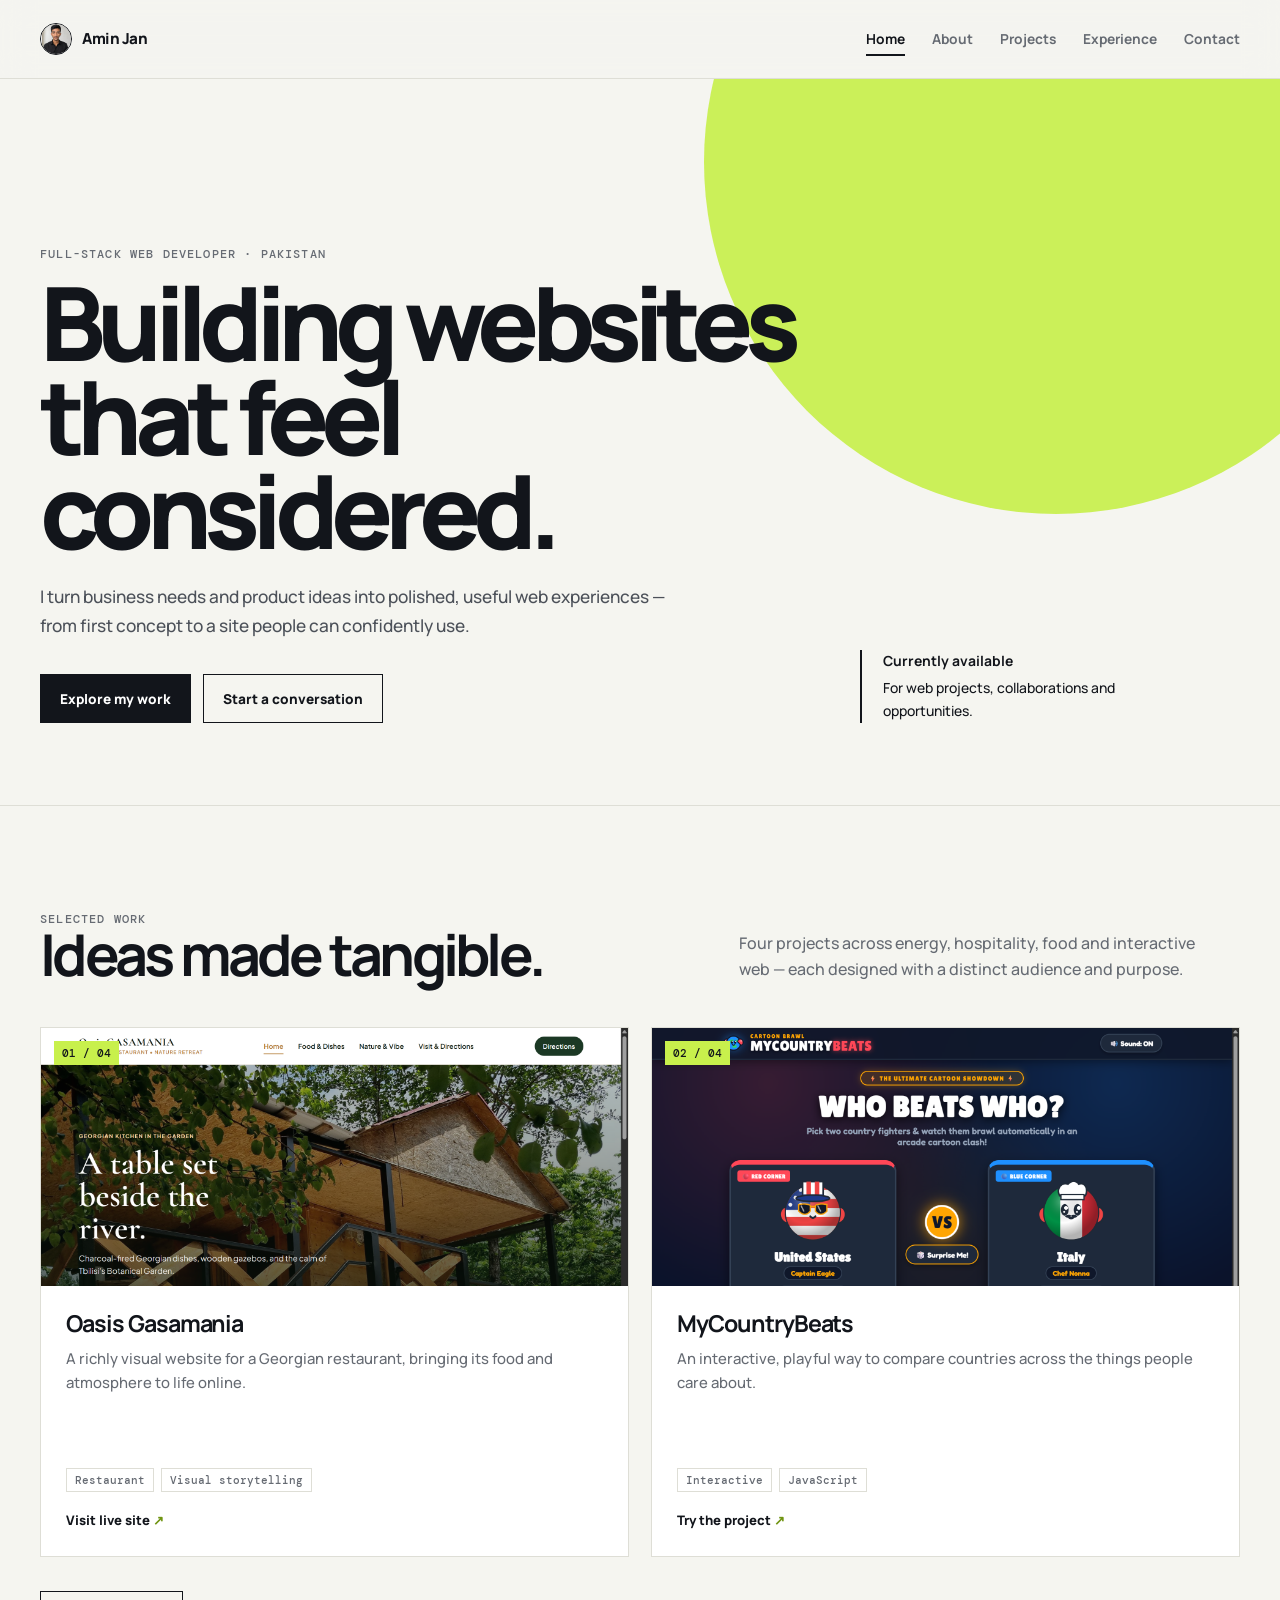
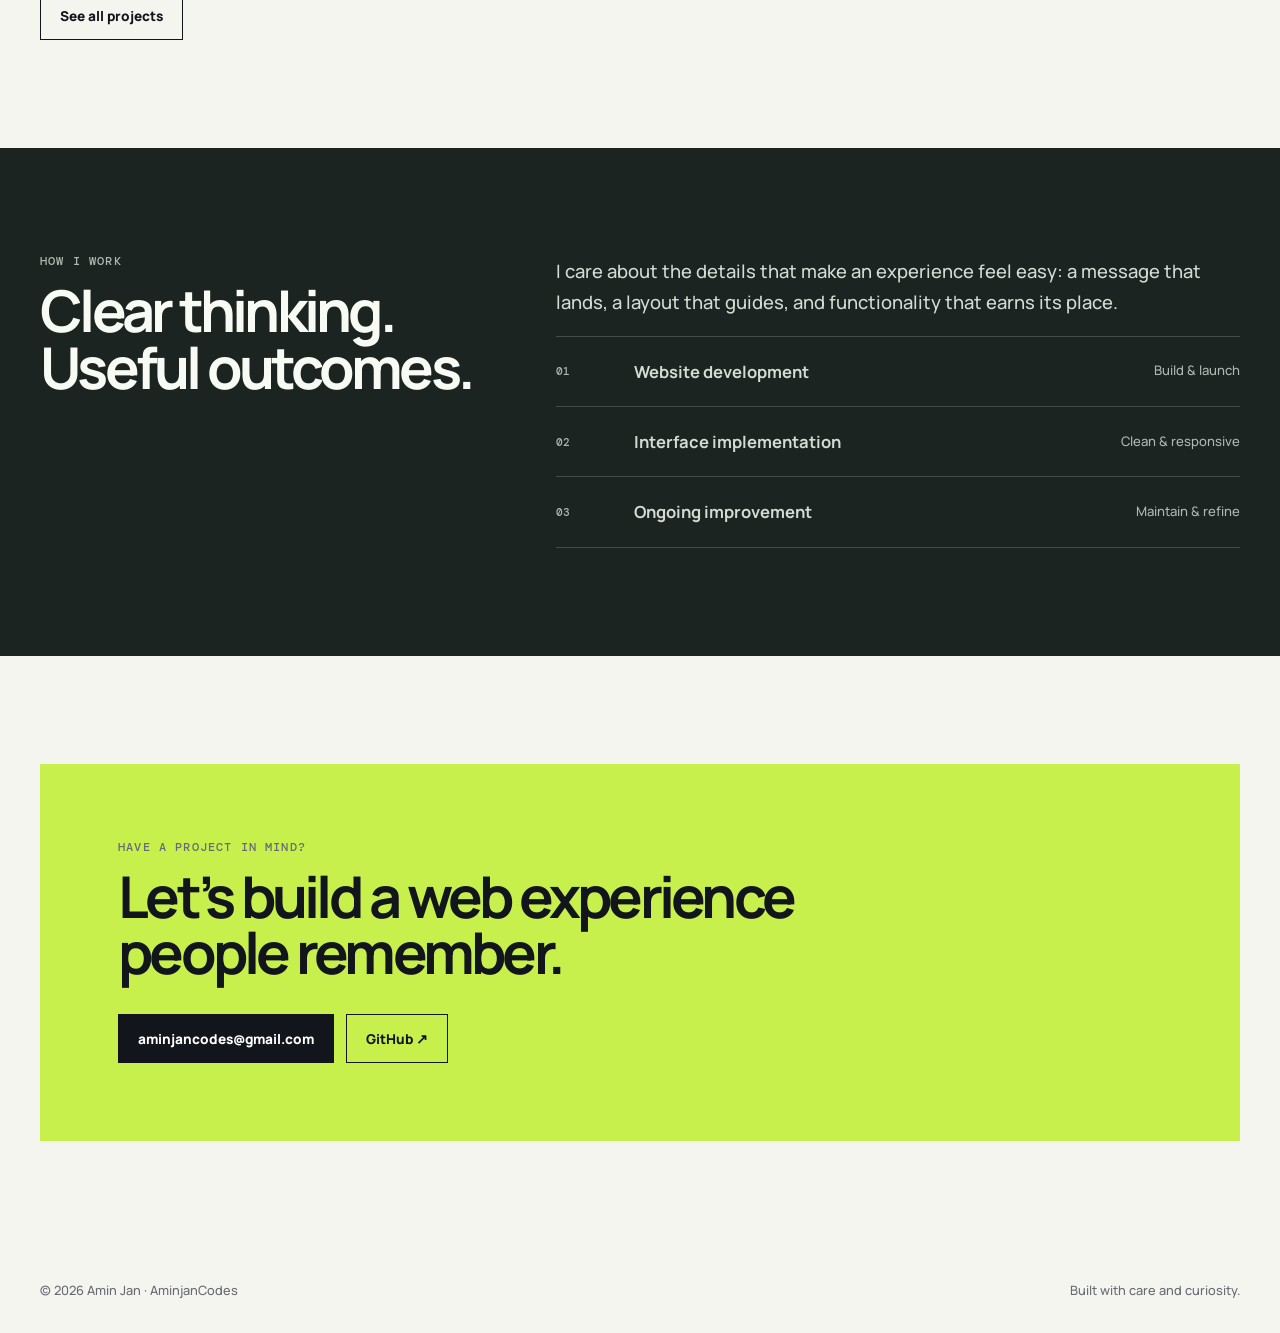
<file: index.html>
<!doctype html>
<html lang="en">
<head>
  <!-- Basic document metadata -->
  <meta charset="utf-8">
  <meta name="viewport" content="width=device-width, initial-scale=1">
  <meta name="description" content="Amin Jan, also known as Aminjan and AminjanCodes — a full-stack web developer building useful digital experiences.">
  <meta name="author" content="Amin Jan">
  <meta name="robots" content="index, follow">
  <meta name="google-site-verification" content="qKLp-RJf7JVFJ_vKaTylbh30b7maoFsvEFtW_iG4eAs">
  <meta name="theme-color" content="#f5f5f0">

  <title>Amin Jan | AminjanCodes — Full-Stack Web Developer</title>

  <!-- Favicon and manifest -->
  <link rel="icon" href="assets/favicon_io/favicon.ico" sizes="any">
  <link rel="icon" type="image/png" sizes="32x32" href="assets/favicon_io/favicon-32x32.png">
  <link rel="icon" type="image/png" sizes="16x16" href="assets/favicon_io/favicon-16x16.png">
  <link rel="apple-touch-icon" sizes="180x180" href="assets/favicon_io/apple-touch-icon.png">
  <link rel="manifest" href="assets/favicon_io/site.webmanifest">

  <!-- Styles and scripts -->
  <link rel="stylesheet" href="css/style.css">
  <script src="js/main.js" defer></script>

  <!-- Structured data for SEO -->
  <script type="application/ld+json">
    {
      "@context": "https://schema.org",
      "@type": "Person",
      "name": "Amin Jan",
      "alternateName": ["Aminjan", "AminjanCodes"],
      "jobTitle": "Full-Stack Web Developer",
      "description": "Amin Jan, also known as Aminjan and AminjanCodes, is a full-stack web developer building useful digital experiences.",
      "email": "mailto:aminjancodes@gmail.com",
      "url": "https://aminjancodes.vercel.app/",
      "sameAs": ["https://github.com/aminjancodes-lgtm"]
    }
  </script>

  <link rel="canonical" href="https://aminjancodes.vercel.app/">
</head>

<body data-page="home">
  <!-- Header / navigation -->
  <header class="site-header">
    <div class="container nav">
      <a class="brand" href="index.html" aria-label="Amin Jan home">
        <img class="profile-photo" src="assets/logo.jpg" alt="Amin Jan">
        <span>Amin Jan</span>
      </a>

      <nav class="nav-links" aria-label="Primary navigation">
        <a data-nav="home" href="index.html">Home</a>
        <a data-nav="about" href="about.html">About</a>
        <a data-nav="projects" href="projects.html">Projects</a>
        <a data-nav="experience" href="experience.html">Experience</a>
        <a data-nav="contact" href="contact.html">Contact</a>
      </nav>
    </div>
  </header>

  <main id="main-content">
    <!-- Hero section -->
    <section class="hero" aria-labelledby="home-title">
      <div class="container hero-grid">
        <div class="reveal">
          <p class="eyebrow">Full-stack web developer · Pakistan</p>
          <h1 id="home-title">Building websites that feel considered.</h1>
          <p class="lead">
            I turn business needs and product ideas into polished, useful web experiences —
            from first concept to a site people can confidently use.
          </p>

          <div class="actions">
            <a class="button primary" href="projects.html">Explore my work</a>
            <a class="button secondary" href="mailto:aminjancodes@gmail.com">Start a conversation</a>
          </div>
        </div>

        <aside class="hero-note reveal">
          <strong>Currently available</strong>
          For web projects, collaborations and opportunities.
        </aside>
      </div>
    </section>

    <!-- Featured projects -->
    <section class="section" aria-labelledby="featured-work-title">
      <div class="container">
        <div class="section-head reveal">
          <div>
            <p class="eyebrow">Selected work</p>
            <h2 id="featured-work-title">Ideas made tangible.</h2>
          </div>

          <p>
            Four projects across energy, hospitality, food and interactive web — each designed
            with a distinct audience and purpose.
          </p>
        </div>

        <div class="project-grid">
          <a class="project-card reveal" href="https://oasis-gasamania.vercel.app/" target="_blank" rel="noopener">
            <div class="project-image"><img src="projects/Oasis-Gasamania/website-screenshots/website-home.png" alt="Oasis Gasamania restaurant website"><span class="project-index">01 / 04</span></div>
            <div class="project-body"><h3>Oasis Gasamania</h3><p>A richly visual website for a Georgian restaurant, bringing its food and atmosphere to life online.</p><div class="tags"><span class="tag">Restaurant</span><span class="tag">Visual storytelling</span></div><span class="project-link">Visit live site</span></div>
          </a>
          <a class="project-card reveal" href="https://aminjancodes-lgtm.github.io/MyCountryBeats/" target="_blank" rel="noopener">
            <div class="project-image"><img src="projects/MyCountryBeats/website-screenshots/home-page.png" alt="MyCountryBeats website homepage"><span class="project-index">02 / 04</span></div>
            <div class="project-body"><h3>MyCountryBeats</h3><p>An interactive, playful way to compare countries across the things people care about.</p><div class="tags"><span class="tag">Interactive</span><span class="tag">JavaScript</span></div><span class="project-link">Try the project</span></div>
          </a>
        </div>

        <div class="actions">
          <a class="button secondary" href="projects.html">See all projects</a>
        </div>
      </div>
    </section>

    <!-- Working philosophy -->
    <section class="section section--dark" aria-labelledby="working-approach-title">
      <div class="container manifesto">
        <div class="reveal">
          <p class="eyebrow">How I work</p>
          <h2 id="working-approach-title">Clear thinking. Useful outcomes.</h2>
        </div>

        <div class="manifesto-copy reveal">
          <p>
            I care about the details that make an experience feel easy: a message that lands,
            a layout that guides, and functionality that earns its place.
          </p>

          <div class="capabilities">
            <div class="capability">
              <span>01</span>
              <strong>Website development</strong>
              <em>Build &amp; launch</em>
            </div>

            <div class="capability">
              <span>02</span>
              <strong>Interface implementation</strong>
              <em>Clean &amp; responsive</em>
            </div>

            <div class="capability">
              <span>03</span>
              <strong>Ongoing improvement</strong>
              <em>Maintain &amp; refine</em>
            </div>
          </div>
        </div>
      </div>
    </section>

    <!-- Contact CTA -->
    <section class="section" aria-labelledby="contact-title">
      <div class="container contact-box reveal">
        <p class="eyebrow">Have a project in mind?</p>
        <h2 id="contact-title">Let’s build a web experience people remember.</h2>

        <div class="contact-links">
          <a class="button primary" href="mailto:aminjancodes@gmail.com">aminjancodes@gmail.com</a>
          <a class="button secondary" href="https://github.com/aminjancodes-lgtm" target="_blank" rel="noopener">GitHub ↗</a>
        </div>
      </div>
    </section>
  </main>

  <!-- Footer -->
  <footer class="site-footer">
    <div class="container footer-row">
      <span>© 2026 Amin Jan · AminjanCodes</span>
      <span>Built with care and curiosity.</span>
    </div>
  </footer>
</body>
</html>
</file>
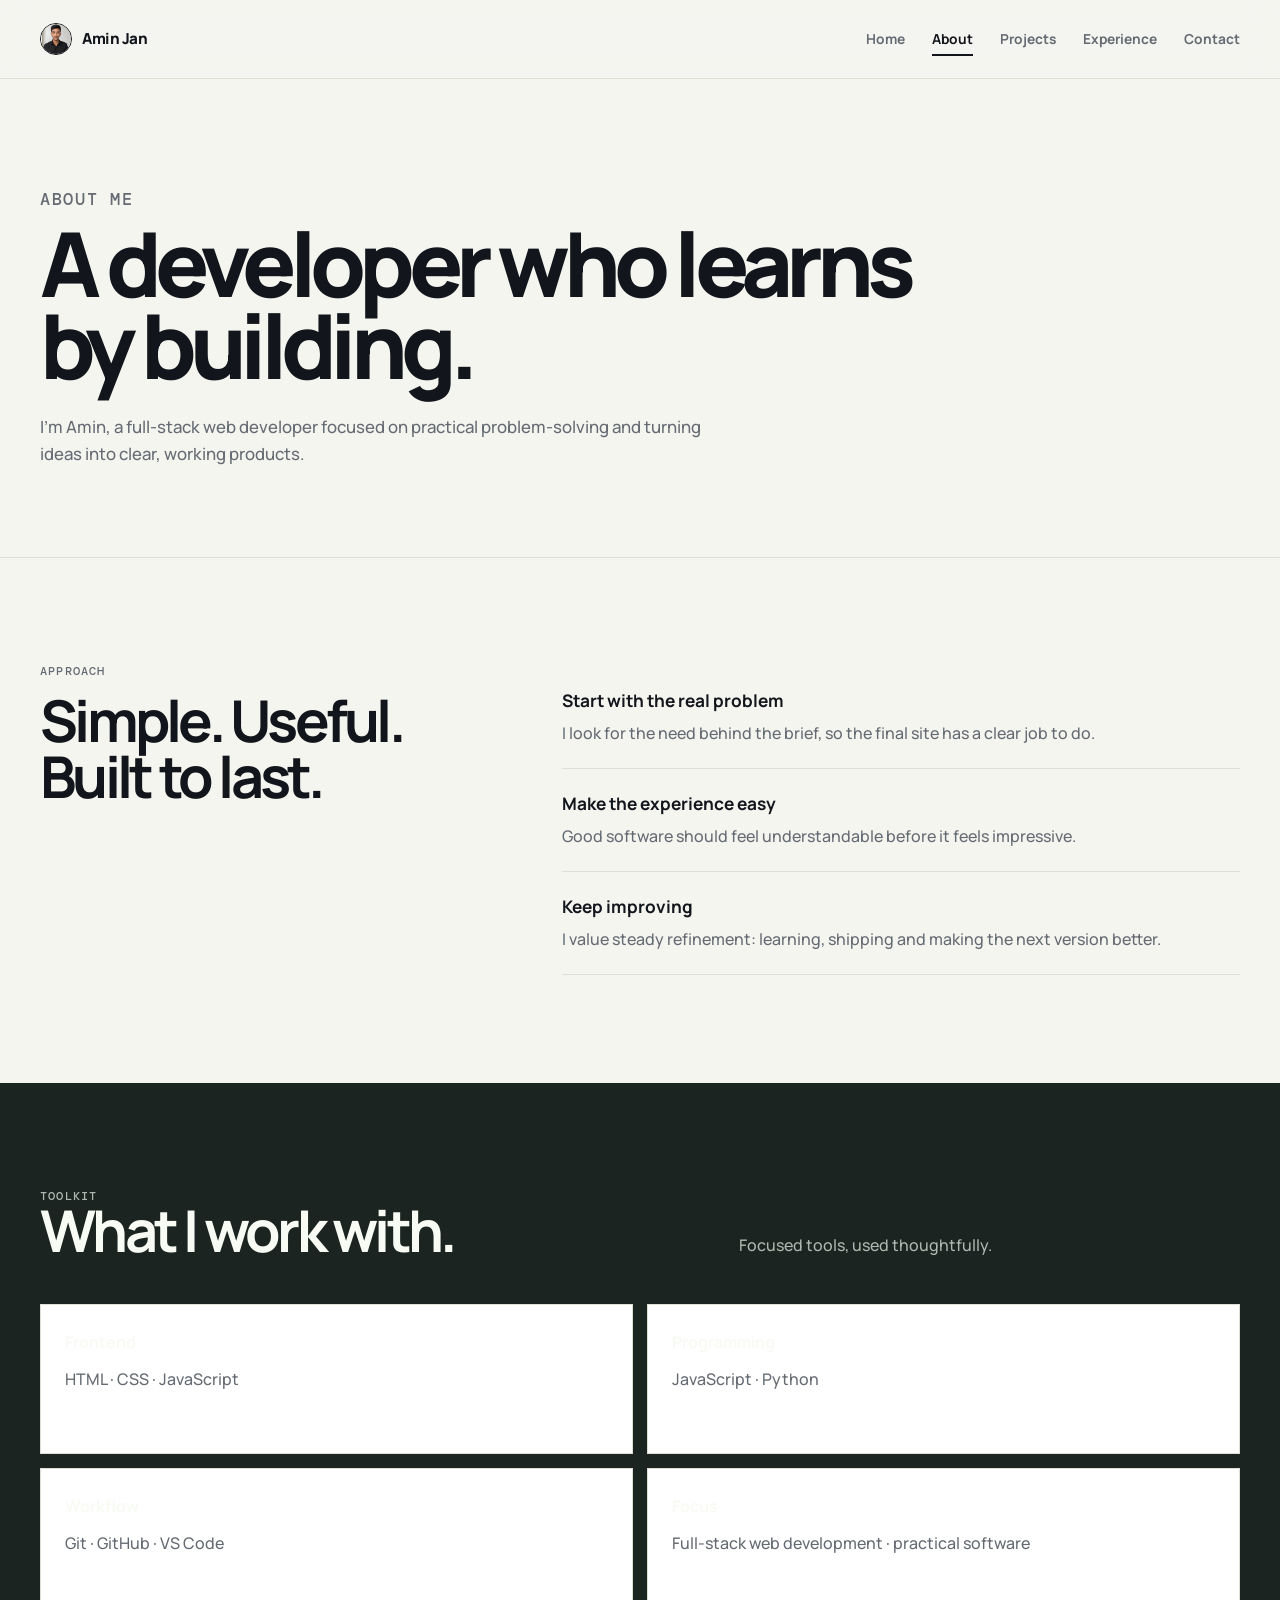
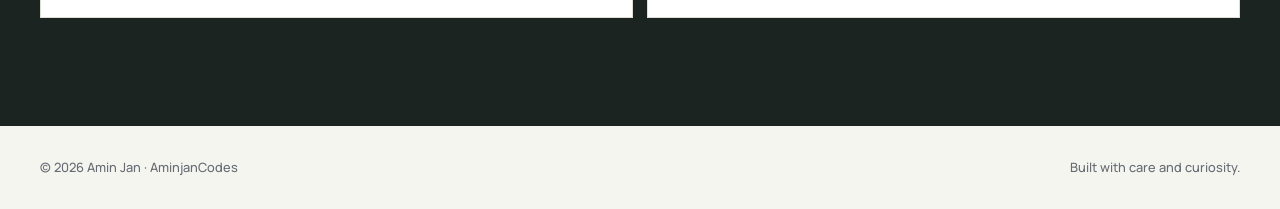
<file: about.html>
<!doctype html><html lang="en"><head><meta charset="utf-8"><meta name="viewport" content="width=device-width, initial-scale=1"><meta name="description" content="About Amin Jan, full-stack web developer."><title>About — Amin Jan</title><link rel="stylesheet" href="css/style.css"><script src="js/main.js" defer></script><meta name="author" content="Amin Jan"><meta name="robots" content="index, follow"><link rel="icon" href="assets/favicon_io/favicon.ico" sizes="any"><link rel="icon" type="image/png" sizes="32x32" href="assets/favicon_io/favicon-32x32.png"><link rel="icon" type="image/png" sizes="16x16" href="assets/favicon_io/favicon-16x16.png"><link rel="apple-touch-icon" sizes="180x180" href="assets/favicon_io/apple-touch-icon.png"><link rel="manifest" href="assets/favicon_io/site.webmanifest"><link rel="canonical" href="https://aminjancodes.vercel.app/about.html"></head><body data-page="about"><header class="site-header"><div class="container nav"><a class="brand" href="index.html"><img class="profile-photo" src="assets/logo.jpg" alt="Amin Jan"> Amin Jan</a><nav class="nav-links" aria-label="Primary navigation"><a data-nav="home" href="index.html">Home</a><a data-nav="about" href="about.html">About</a><a data-nav="projects" href="projects.html">Projects</a><a data-nav="experience" href="experience.html">Experience</a><a data-nav="contact" href="contact.html">Contact</a></nav></div></header><main><section class="page-hero"><div class="container reveal"><p class="eyebrow">About me</p><h1>A developer who learns by building.</h1><p>I’m Amin, a full-stack web developer focused on practical problem-solving and turning ideas into clear, working products.</p></div></section><section class="section"><div class="container split"><div class="reveal"><p class="eyebrow">Approach</p><h2>Simple. Useful. Built to last.</h2></div><div class="reveal"><div class="list-item"><strong>Start with the real problem</strong><span class="muted">I look for the need behind the brief, so the final site has a clear job to do.</span></div><div class="list-item"><strong>Make the experience easy</strong><span class="muted">Good software should feel understandable before it feels impressive.</span></div><div class="list-item"><strong>Keep improving</strong><span class="muted">I value steady refinement: learning, shipping and making the next version better.</span></div></div></div></section><section class="section section--dark"><div class="container"><div class="section-head"><div><p class="eyebrow">Toolkit</p><h2>What I work with.</h2></div><p>Focused tools, used thoughtfully.</p></div><div class="info-grid"><div class="info-card"><strong>Frontend</strong><span class="muted">HTML · CSS · JavaScript</span></div><div class="info-card"><strong>Programming</strong><span class="muted">JavaScript · Python</span></div><div class="info-card"><strong>Workflow</strong><span class="muted">Git · GitHub · VS Code</span></div><div class="info-card"><strong>Focus</strong><span class="muted">Full-stack web development · practical software</span></div></div></div></section></main><footer class="site-footer"><div class="container footer-row"><span>© 2026 Amin Jan · AminjanCodes</span><span>Built with care and curiosity.</span></div></footer></body></html>
</file>
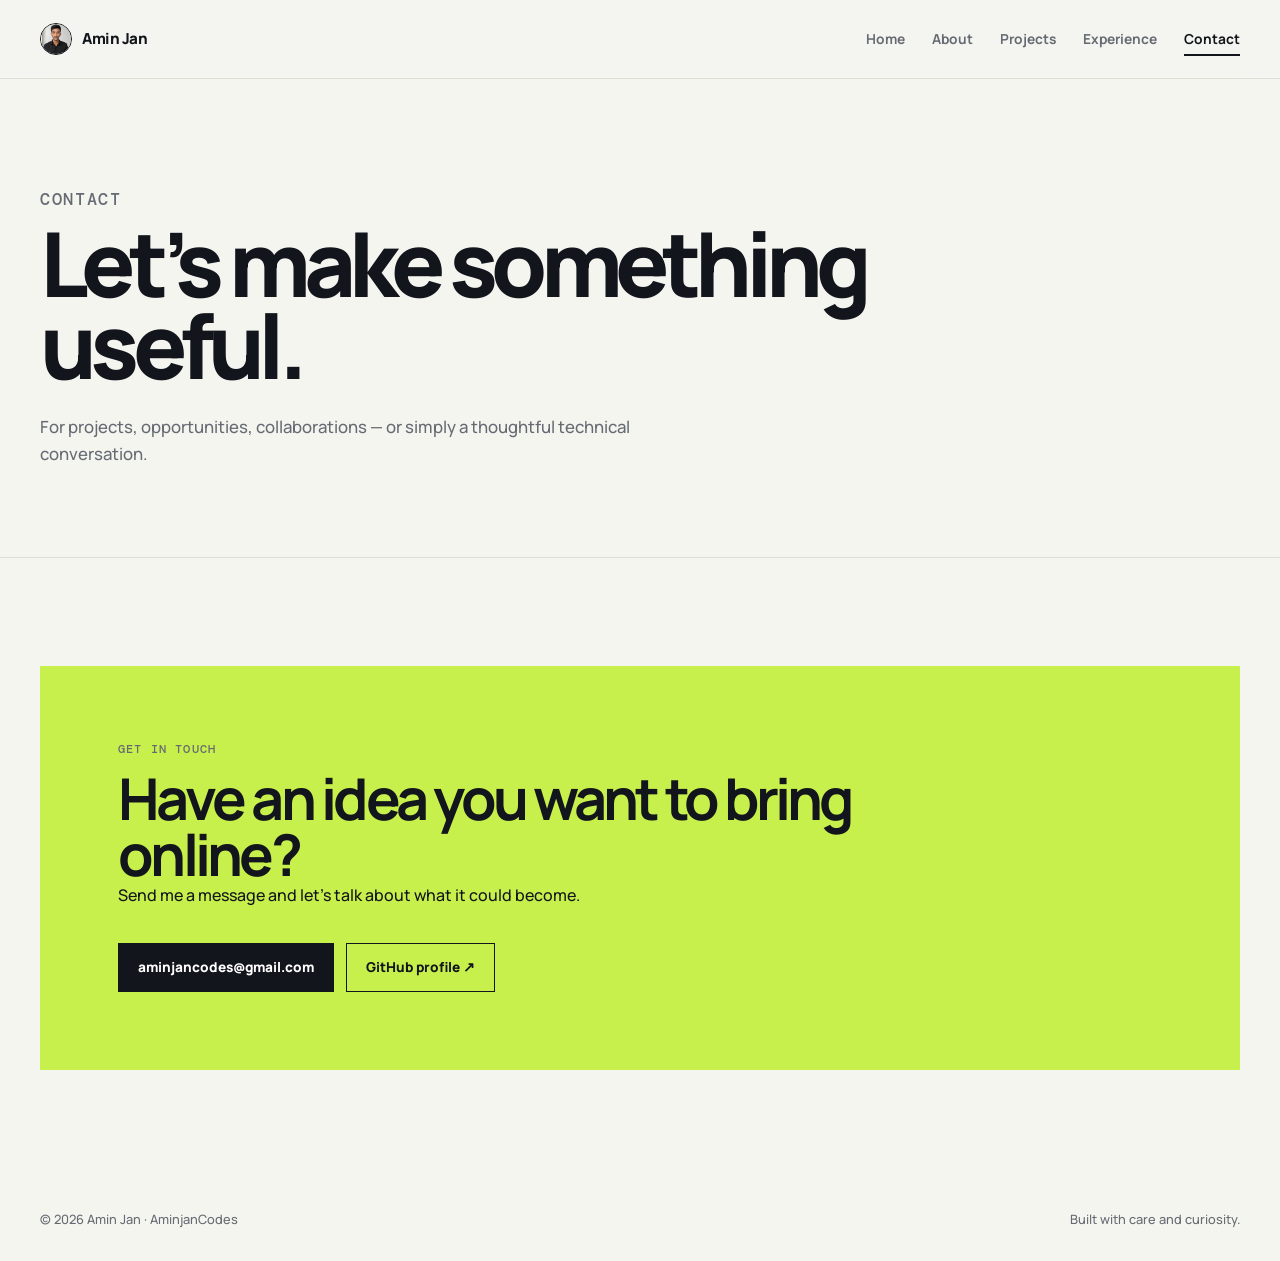
<file: contact.html>
<!doctype html><html lang="en"><head><meta charset="utf-8"><meta name="viewport" content="width=device-width, initial-scale=1"><meta name="description" content="Contact Amin Jan for web development work."><title>Contact — Amin Jan</title><link rel="stylesheet" href="css/style.css"><script src="js/main.js" defer></script><meta name="author" content="Amin Jan"><meta name="robots" content="index, follow"><link rel="icon" href="assets/favicon_io/favicon.ico" sizes="any"><link rel="icon" type="image/png" sizes="32x32" href="assets/favicon_io/favicon-32x32.png"><link rel="icon" type="image/png" sizes="16x16" href="assets/favicon_io/favicon-16x16.png"><link rel="apple-touch-icon" sizes="180x180" href="assets/favicon_io/apple-touch-icon.png"><link rel="manifest" href="assets/favicon_io/site.webmanifest"><link rel="canonical" href="https://aminjancodes.vercel.app/contact.html"></head><body data-page="contact"><header class="site-header"><div class="container nav"><a class="brand" href="index.html"><img class="profile-photo" src="assets/logo.jpg" alt="Amin Jan"> Amin Jan</a><nav class="nav-links" aria-label="Primary navigation"><a data-nav="home" href="index.html">Home</a><a data-nav="about" href="about.html">About</a><a data-nav="projects" href="projects.html">Projects</a><a data-nav="experience" href="experience.html">Experience</a><a data-nav="contact" href="contact.html">Contact</a></nav></div></header><main><section class="page-hero"><div class="container reveal"><p class="eyebrow">Contact</p><h1>Let’s make something useful.</h1><p>For projects, opportunities, collaborations — or simply a thoughtful technical conversation.</p></div></section><section class="section"><div class="container contact-box reveal"><p class="eyebrow">Get in touch</p><h2>Have an idea you want to bring online?</h2><p>Send me a message and let’s talk about what it could become.</p><div class="contact-links"><a class="button primary" href="mailto:aminjancodes@gmail.com">aminjancodes@gmail.com</a><a class="button secondary" href="https://github.com/aminjancodes-lgtm" target="_blank" rel="noopener">GitHub profile ↗</a></div></div></section></main><footer class="site-footer"><div class="container footer-row"><span>© 2026 Amin Jan · AminjanCodes</span><span>Built with care and curiosity.</span></div></footer></body></html>
</file>
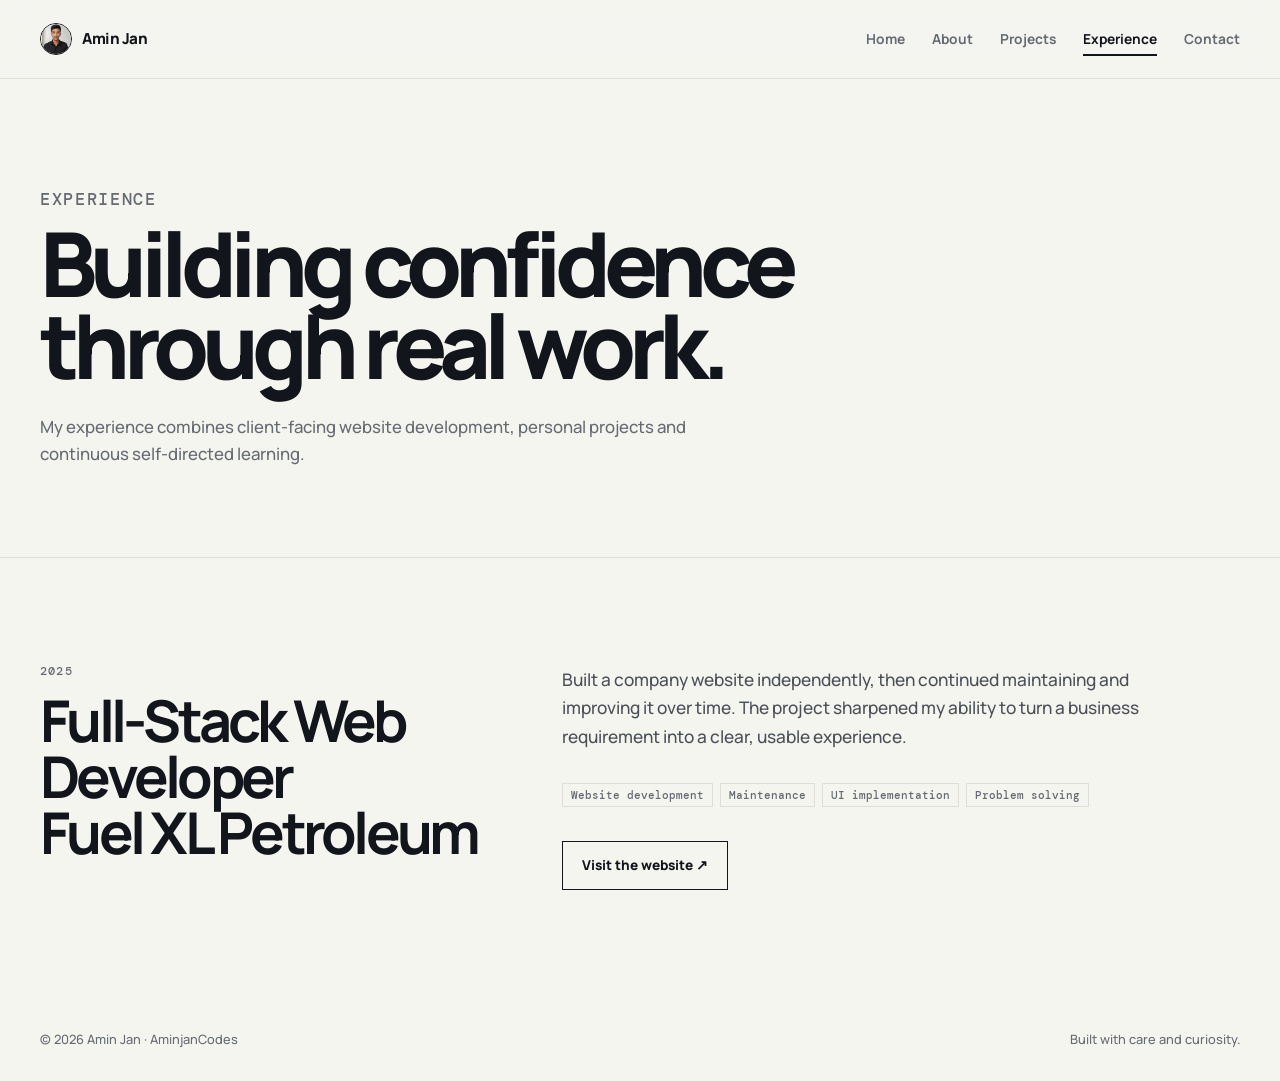
<file: experience.html>
<!doctype html><html lang="en"><head><meta charset="utf-8"><meta name="viewport" content="width=device-width, initial-scale=1"><meta name="description" content="Experience of Amin Jan, full-stack web developer."><title>Experience — Amin Jan</title><link rel="stylesheet" href="css/style.css"><script src="js/main.js" defer></script><meta name="author" content="Amin Jan"><meta name="robots" content="index, follow"><link rel="icon" href="assets/favicon_io/favicon.ico" sizes="any"><link rel="icon" type="image/png" sizes="32x32" href="assets/favicon_io/favicon-32x32.png"><link rel="icon" type="image/png" sizes="16x16" href="assets/favicon_io/favicon-16x16.png"><link rel="apple-touch-icon" sizes="180x180" href="assets/favicon_io/apple-touch-icon.png"><link rel="manifest" href="assets/favicon_io/site.webmanifest"><link rel="canonical" href="https://aminjancodes.vercel.app/experience.html"></head><body data-page="experience"><header class="site-header"><div class="container nav"><a class="brand" href="index.html"><img class="profile-photo" src="assets/logo.jpg" alt="Amin Jan"> Amin Jan</a><nav class="nav-links" aria-label="Primary navigation"><a data-nav="home" href="index.html">Home</a><a data-nav="about" href="about.html">About</a><a data-nav="projects" href="projects.html">Projects</a><a data-nav="experience" href="experience.html">Experience</a><a data-nav="contact" href="contact.html">Contact</a></nav></div></header><main><section class="page-hero"><div class="container reveal"><p class="eyebrow">Experience</p><h1>Building confidence through real work.</h1><p>My experience combines client-facing website development, personal projects and continuous self-directed learning.</p></div></section><section class="section"><div class="container split"><div class="reveal"><p class="eyebrow">2025</p><h2>Full-Stack Web Developer<br>Fuel XL Petroleum</h2></div><div class="reveal"><p class="lead">Built a company website independently, then continued maintaining and improving it over time. The project sharpened my ability to turn a business requirement into a clear, usable experience.</p><div class="tags"><span class="tag">Website development</span><span class="tag">Maintenance</span><span class="tag">UI implementation</span><span class="tag">Problem solving</span></div><div class="actions"><a class="button secondary" href="https://fuelxlpetroleum.com/" target="_blank" rel="noopener">Visit the website ↗</a></div></div></div></section></main><footer class="site-footer"><div class="container footer-row"><span>© 2026 Amin Jan · AminjanCodes</span><span>Built with care and curiosity.</span></div></footer></body></html>
</file>
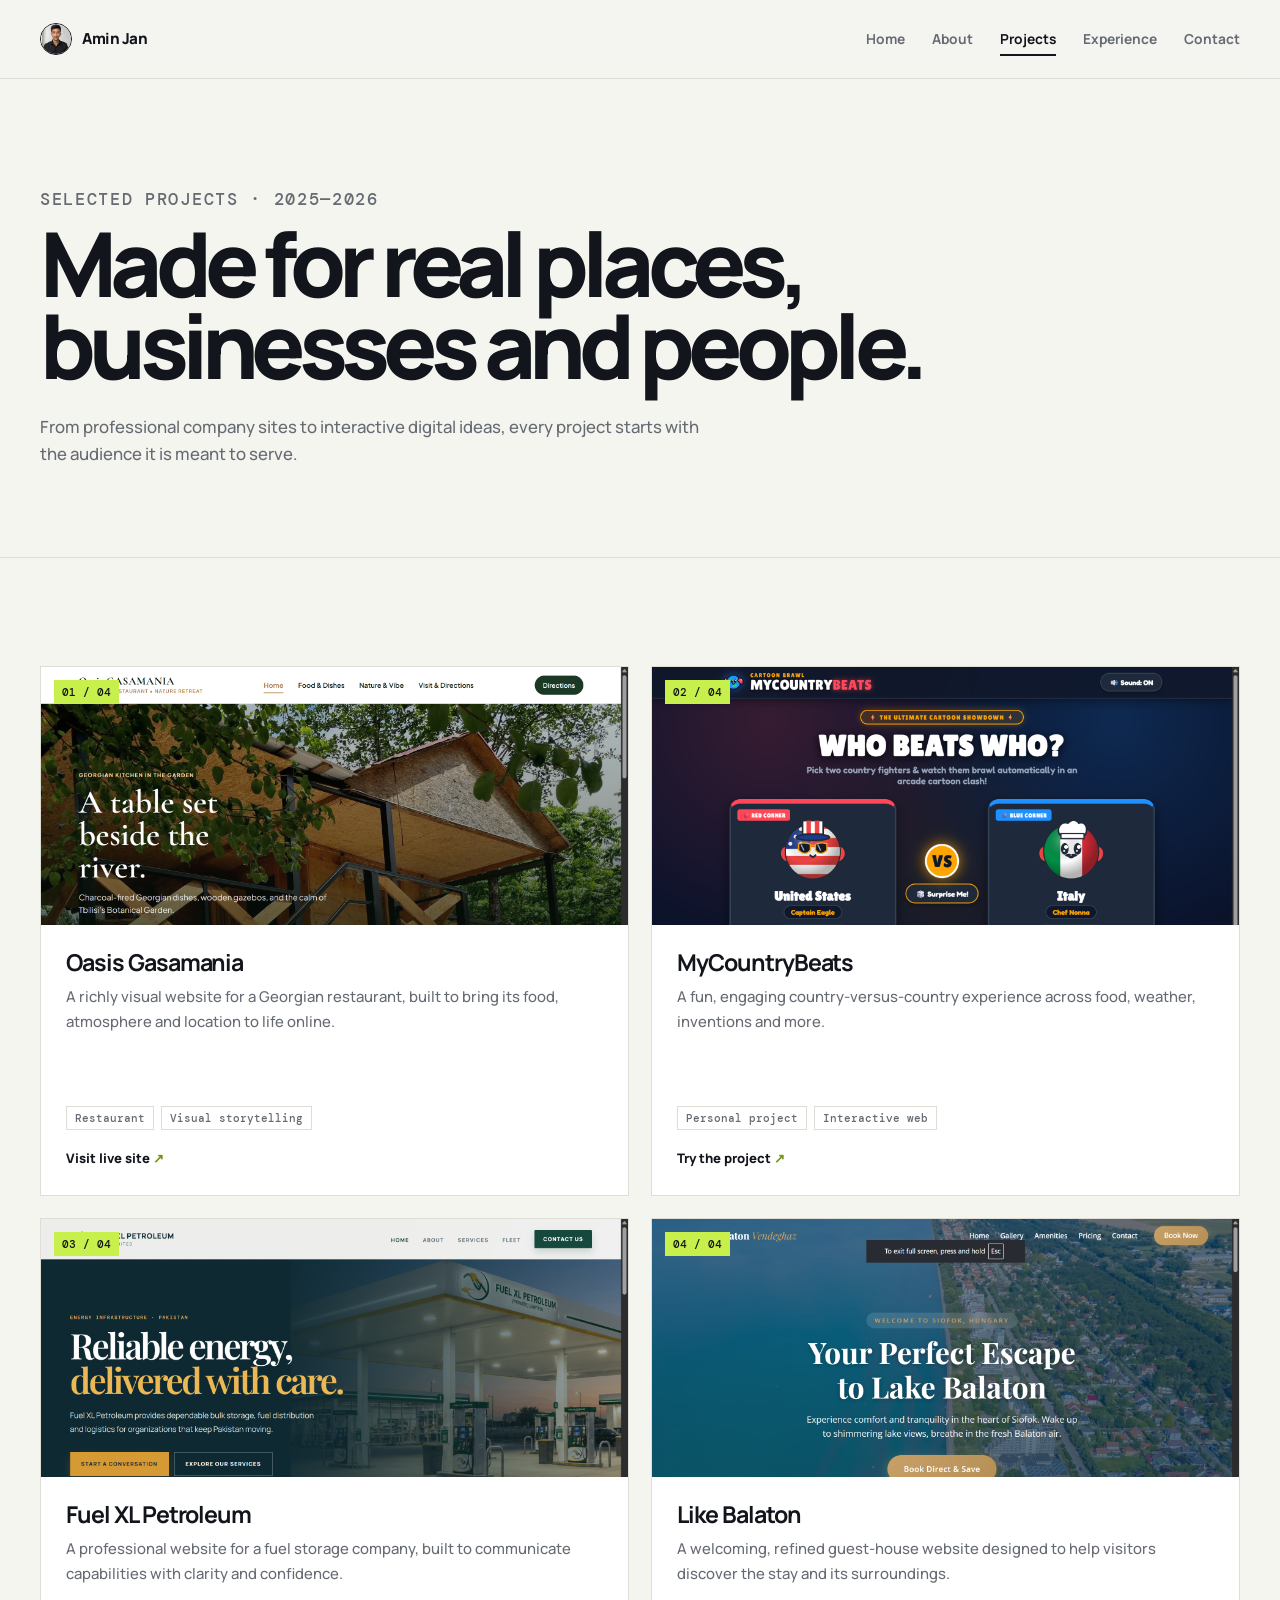
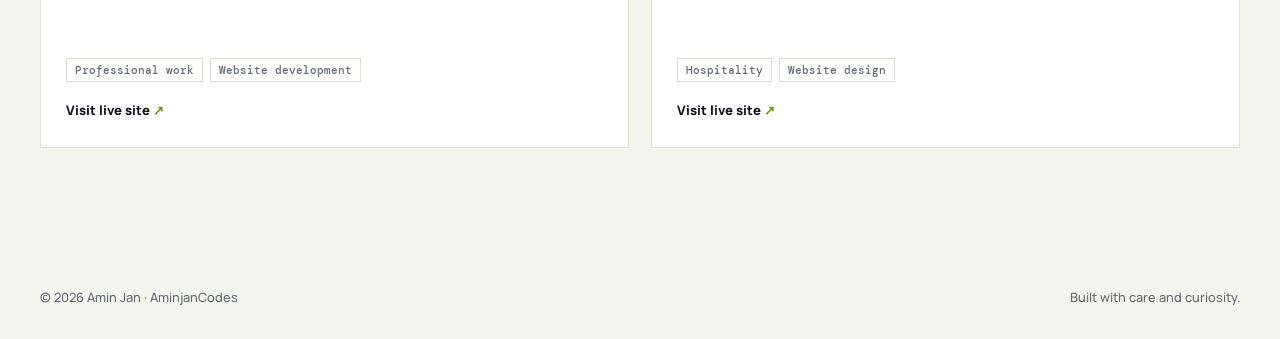
<file: projects.html>
<!doctype html><html lang="en"><head><meta charset="utf-8"><meta name="viewport" content="width=device-width, initial-scale=1"><meta name="description" content="Selected website projects by Amin Jan."><title>Projects — Amin Jan</title><link rel="stylesheet" href="css/style.css"><script src="js/main.js" defer></script><meta name="author" content="Amin Jan"><meta name="robots" content="index, follow"><link rel="icon" href="assets/favicon_io/favicon.ico" sizes="any"><link rel="icon" type="image/png" sizes="32x32" href="assets/favicon_io/favicon-32x32.png"><link rel="icon" type="image/png" sizes="16x16" href="assets/favicon_io/favicon-16x16.png"><link rel="apple-touch-icon" sizes="180x180" href="assets/favicon_io/apple-touch-icon.png"><link rel="manifest" href="assets/favicon_io/site.webmanifest"><link rel="canonical" href="https://aminjancodes.vercel.app/projects.html"></head><body data-page="projects"><header class="site-header"><div class="container nav"><a class="brand" href="index.html"><img class="profile-photo" src="assets/logo.jpg" alt="Amin Jan"> Amin Jan</a><nav class="nav-links" aria-label="Primary navigation"><a data-nav="home" href="index.html">Home</a><a data-nav="about" href="about.html">About</a><a data-nav="projects" href="projects.html">Projects</a><a data-nav="experience" href="experience.html">Experience</a><a data-nav="contact" href="contact.html">Contact</a></nav></div></header><main><section class="page-hero"><div class="container reveal"><p class="eyebrow">Selected projects · 2025—2026</p><h1>Made for real places, businesses and people.</h1><p>From professional company sites to interactive digital ideas, every project starts with the audience it is meant to serve.</p></div></section><section class="section"><div class="container"><div class="project-grid"><a class="project-card reveal" href="https://oasis-gasamania.vercel.app/" target="_blank" rel="noopener"><div class="project-image"><img src="projects/Oasis-Gasamania/website-screenshots/website-home.png" alt="Oasis Gasamania restaurant website"><span class="project-index">01 / 04</span></div><div class="project-body"><h3>Oasis Gasamania</h3><p>A richly visual website for a Georgian restaurant, built to bring its food, atmosphere and location to life online.</p><div class="tags"><span class="tag">Restaurant</span><span class="tag">Visual storytelling</span></div><span class="project-link">Visit live site</span></div></a><a class="project-card reveal" href="https://aminjancodes-lgtm.github.io/MyCountryBeats/" target="_blank" rel="noopener"><div class="project-image"><img src="projects/MyCountryBeats/website-screenshots/home-page.png" alt="MyCountryBeats homepage"><span class="project-index">02 / 04</span></div><div class="project-body"><h3>MyCountryBeats</h3><p>A fun, engaging country-versus-country experience across food, weather, inventions and more.</p><div class="tags"><span class="tag">Personal project</span><span class="tag">Interactive web</span></div><span class="project-link">Try the project</span></div></a><a class="project-card reveal" href="https://fuelxlpetroleum.com/" target="_blank" rel="noopener"><div class="project-image"><img src="projects/FuelxlPetroleum/website-screenshots/home-page.png" alt="Fuel XL Petroleum homepage"><span class="project-index">03 / 04</span></div><div class="project-body"><h3>Fuel XL Petroleum</h3><p>A professional website for a fuel storage company, built to communicate capabilities with clarity and confidence.</p><div class="tags"><span class="tag">Professional work</span><span class="tag">Website development</span></div><span class="project-link">Visit live site</span></div></a><a class="project-card reveal" href="https://likebalaton.vercel.app/" target="_blank" rel="noopener"><div class="project-image"><img src="projects/likebalaton/website-screenshots/home-page.png" alt="Like Balaton guest house website"><span class="project-index">04 / 04</span></div><div class="project-body"><h3>Like Balaton</h3><p>A welcoming, refined guest-house website designed to help visitors discover the stay and its surroundings.</p><div class="tags"><span class="tag">Hospitality</span><span class="tag">Website design</span></div><span class="project-link">Visit live site</span></div></a></div></div></section></main><footer class="site-footer"><div class="container footer-row"><span>© 2026 Amin Jan · AminjanCodes</span><span>Built with care and curiosity.</span></div></footer></body></html>
</file>
<file: css/style.css>
/* =============================
   Global styles and design tokens
   ============================= */
@import url('https://fonts.googleapis.com/css2?family=DM+Mono:wght@400;500&family=Manrope:wght@400;500;600;700;800&display=swap');
:root { --ink:#12151b; --paper:#f5f5f0; --panel:#fff; --line:#deded6; --muted:#666b73; --lime:#c8f04c; --deep:#1b2420; --max:1200px; }
* { box-sizing:border-box; } html { scroll-behavior:smooth; } body { margin:0; background:var(--paper); color:var(--ink); font:500 16px/1.65 Manrope,Arial,sans-serif; } a { color:inherit; text-decoration:none; } img { display:block; max-width:100%; } .container { width:min(calc(100% - 48px),var(--max)); margin:auto; }

/* =============================
   Header and navigation
   ============================= */
.site-header { position:sticky; top:0; z-index:10; border-bottom:1px solid var(--line); background:rgba(245,245,240,.91); backdrop-filter:blur(16px); } .nav { min-height:78px; display:flex; justify-content:space-between; align-items:center; gap:24px; } .brand { display:flex; align-items:center; gap:10px; font-size:.95rem; font-weight:800; letter-spacing:-.03em; } .profile-photo { width:32px; height:32px; border:1px solid var(--ink); border-radius:50%; object-fit:cover; } .nav-links { display:flex; align-items:center; gap:27px; color:var(--muted); font-size:.86rem; font-weight:700; } .nav-links a { position:relative; padding:6px 0; } .nav-links a::after { content:''; position:absolute; inset:auto 0 0; height:2px; background:var(--ink); transform:scaleX(0); transform-origin:left; transition:transform .2s ease; } .nav-links a:hover,.nav-links a.active { color:var(--ink); } .nav-links a:hover::after,.nav-links a.active::after { transform:scaleX(1); }
.eyebrow { margin-bottom:14px; color:var(--muted); font:500 .73rem/1 'DM Mono',monospace; letter-spacing:.1em; text-transform:uppercase; } h1,h2,h3,p { margin-top:0; }

/* =============================
   Hero section
   ============================= */
.hero { position:relative; overflow:hidden; padding:clamp(92px,14vw,170px) 0 82px; border-bottom:1px solid var(--line); } .hero::before { content:''; position:absolute; z-index:-1; right:-10vw; top:-21vw; width:55vw; height:55vw; border-radius:50%; background:var(--lime); opacity:.92; } .hero-grid { display:grid; grid-template-columns:1.35fr .65fr; gap:30px; align-items:end; } h1 { max-width:860px; margin-bottom:26px; font-size:clamp(3.4rem,8vw,7.25rem); font-weight:800; line-height:.92; letter-spacing:-.075em; } .lead { max-width:635px; color:#4c5159; font-size:1.08rem; } .hero-note { max-width:260px; padding-left:21px; border-left:2px solid var(--ink); font-size:.87rem; } .hero-note strong { display:block; margin-bottom:4px; } .actions,.contact-links { display:flex; gap:12px; flex-wrap:wrap; margin-top:34px; } .button { display:inline-flex; align-items:center; justify-content:center; min-height:49px; padding:0 19px; border:1px solid var(--ink); font-size:.85rem; font-weight:800; transition:transform .2s,background .2s; } .button:hover { transform:translateY(-3px); } .button.primary { background:var(--ink); color:#fff; } .button.primary:hover { background:var(--deep); } .button.secondary { background:transparent; } .button.secondary:hover { background:var(--lime); }

/* =============================
   Content sections
   ============================= */
.section { padding:108px 0; } .section--dark { background:var(--deep); color:#f8faf4; } .section-head { display:grid; grid-template-columns:1fr .75fr; gap:32px; align-items:end; margin-bottom:45px; } h2 { max-width:720px; margin-bottom:0; font-size:clamp(2.35rem,4.5vw,4.5rem); line-height:.98; letter-spacing:-.065em; } .section-head p { max-width:460px; margin:0; color:var(--muted); } .section--dark .eyebrow,.section--dark .section-head p,.section--dark .muted { color:#aeb8b0; }
.project-grid { display:grid; grid-template-columns:repeat(2,1fr); gap:22px; } .project-card { display:flex; flex-direction:column; min-height:530px; overflow:hidden; border:1px solid var(--line); background:var(--panel); transition:transform .25s ease,box-shadow .25s ease; } .project-card:hover { transform:translateY(-6px); box-shadow:0 19px 32px rgba(18,21,27,.11); } .project-image { position:relative; height:258px; overflow:hidden; background:#e4e4dc; } .project-image img { width:100%; height:100%; object-fit:cover; object-position:top; transition:transform .5s ease; } .project-card:hover .project-image img { transform:scale(1.04); } .project-index { position:absolute; top:13px; left:13px; padding:5px 8px; background:var(--lime); font:500 .69rem 'DM Mono',monospace; } .project-body { display:flex; flex:1; flex-direction:column; padding:25px; } .project-body h3 { margin-bottom:9px; font-size:1.45rem; line-height:1.1; letter-spacing:-.045em; } .project-body p { color:var(--muted); font-size:.93rem; } .tags { display:flex; flex-wrap:wrap; gap:7px; margin-top:auto; padding-top:14px; } .tag { padding:4px 8px; border:1px solid var(--line); color:var(--muted); font:500 .68rem 'DM Mono',monospace; } .project-link { margin-top:18px; font-size:.82rem; font-weight:800; } .project-link::after { content:' ↗'; color:#6f9411; } .project-card--static .project-link { color:var(--muted); } .project-card--static .project-link::after { content:''; }

/* =============================
   Manifesto and contact blocks
   ============================= */
.manifesto { display:grid; grid-template-columns:.8fr 1.2fr; gap:60px; } .manifesto-copy { color:#d4dbd3; font-size:1.15rem; } .capabilities { border-top:1px solid rgba(255,255,255,.18); } .capability { display:grid; grid-template-columns:60px 1fr auto; gap:18px; align-items:center; padding:21px 0; border-bottom:1px solid rgba(255,255,255,.18); } .capability span { color:#aeb8b0; font:500 .7rem 'DM Mono',monospace; } .capability strong { font-size:1.04rem; } .capability em { color:#aeb8b0; font-size:.82rem; font-style:normal; }
.page-hero { padding:112px 0 72px; border-bottom:1px solid var(--line); } .page-hero h1 { max-width:950px; font-size:clamp(3.2rem,7vw,6.4rem); } .page-hero p { max-width:670px; color:var(--muted); font-size:1.05rem; } .split { display:grid; grid-template-columns:.8fr 1.2fr; gap:70px; } .list-item { padding:21px 0; border-bottom:1px solid var(--line); } .list-item strong { display:block; margin-bottom:5px; font-size:1.08rem; } .muted { color:var(--muted); } .info-grid { display:grid; grid-template-columns:repeat(2,1fr); gap:14px; } .info-card { min-height:150px; padding:24px; border:1px solid var(--line); background:var(--panel); } .info-card strong { display:block; margin-bottom:11px; } .contact-box { padding:clamp(30px,7vw,78px); background:var(--lime); } .contact-box h2 { max-width:800px; } .site-footer { padding:31px 0; color:var(--muted); font-size:.8rem; } .footer-row { display:flex; align-items:center; justify-content:space-between; gap:16px; } .reveal { opacity:0; transform:translateY(14px); transition:opacity .55s ease,transform .55s ease; } .reveal.visible { opacity:1; transform:none; }
@media(max-width:760px) { .container { width:min(calc(100% - 32px),var(--max)); } .hero-grid,.section-head,.manifesto,.split { grid-template-columns:1fr; } .hero-note { display:none; } .section { padding:76px 0; } .project-grid { grid-template-columns:1fr; } .project-card { min-height:490px; } .info-grid { grid-template-columns:1fr; } .nav-links { gap:14px; font-size:.75rem; } .nav-links a:nth-child(2),.nav-links a:nth-child(4) { display:none; } }
.section--dark .info-card .muted { color:var(--muted); }
</file>
